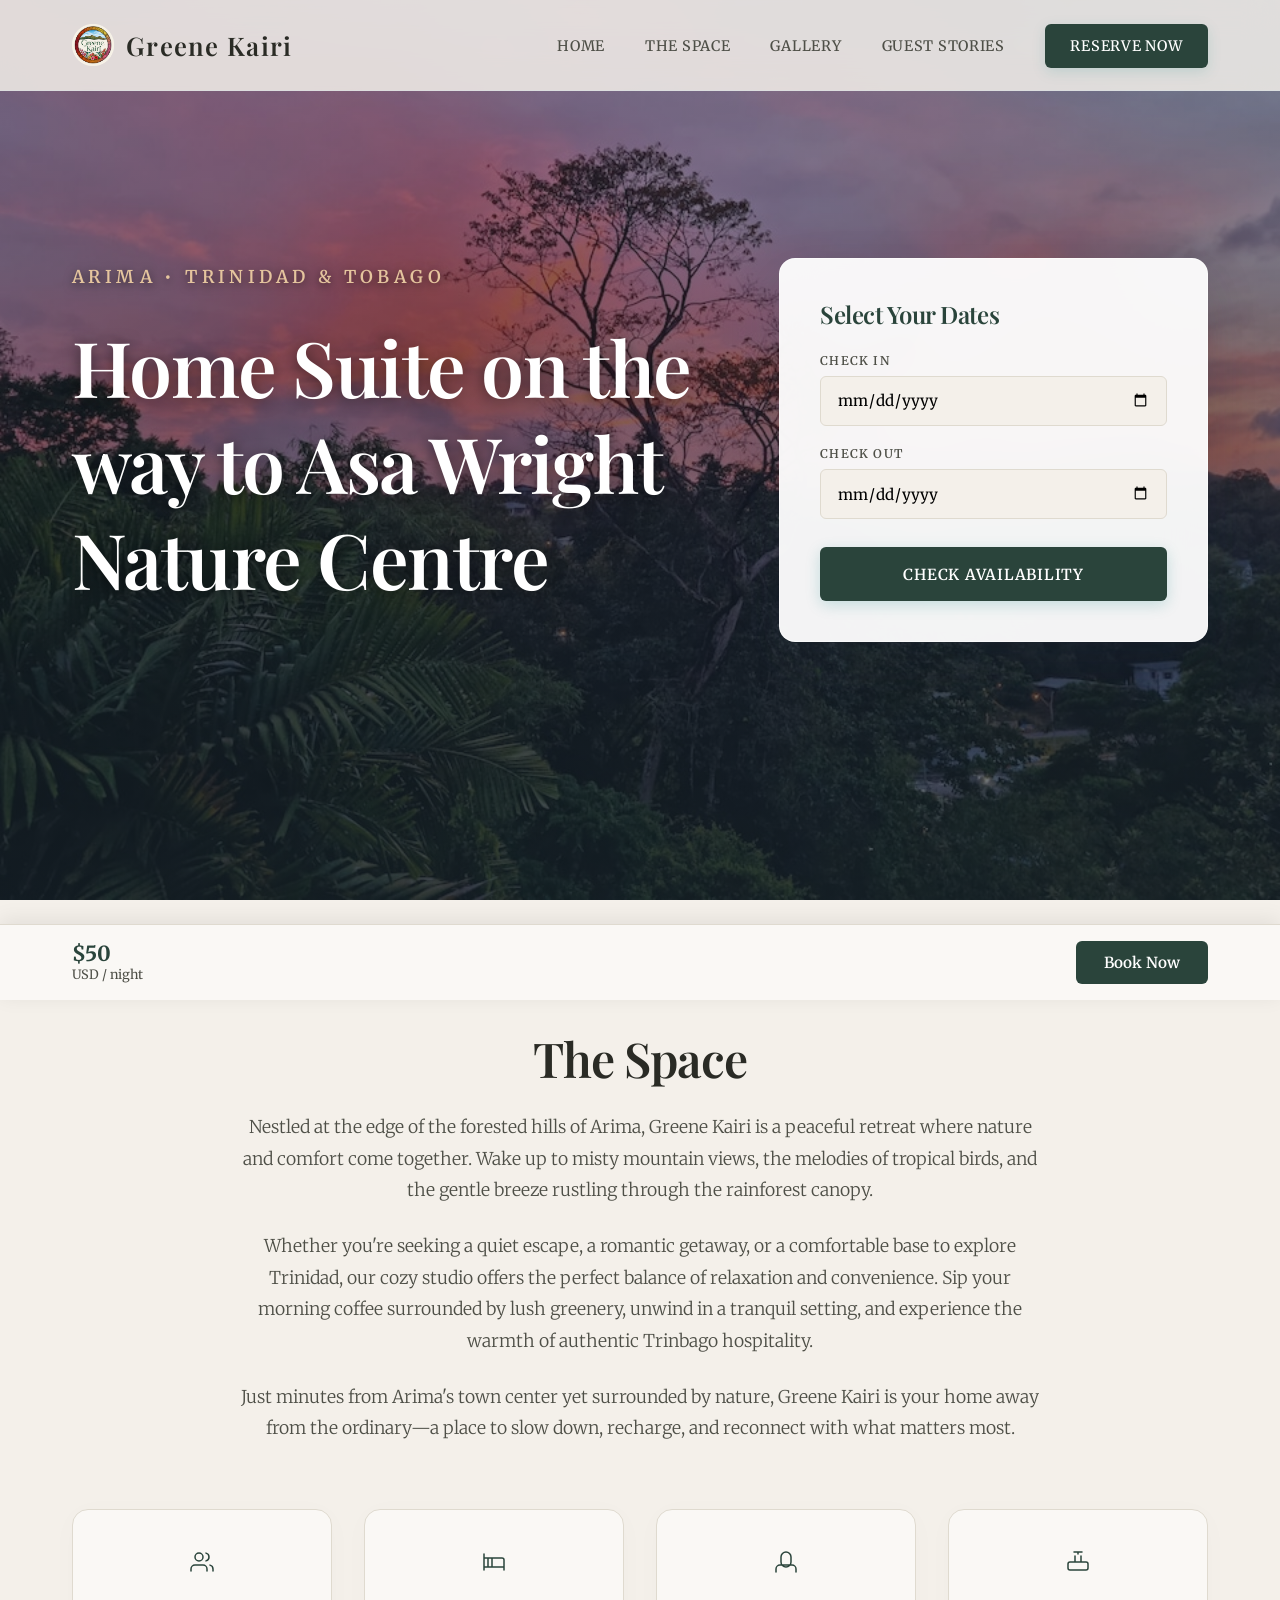
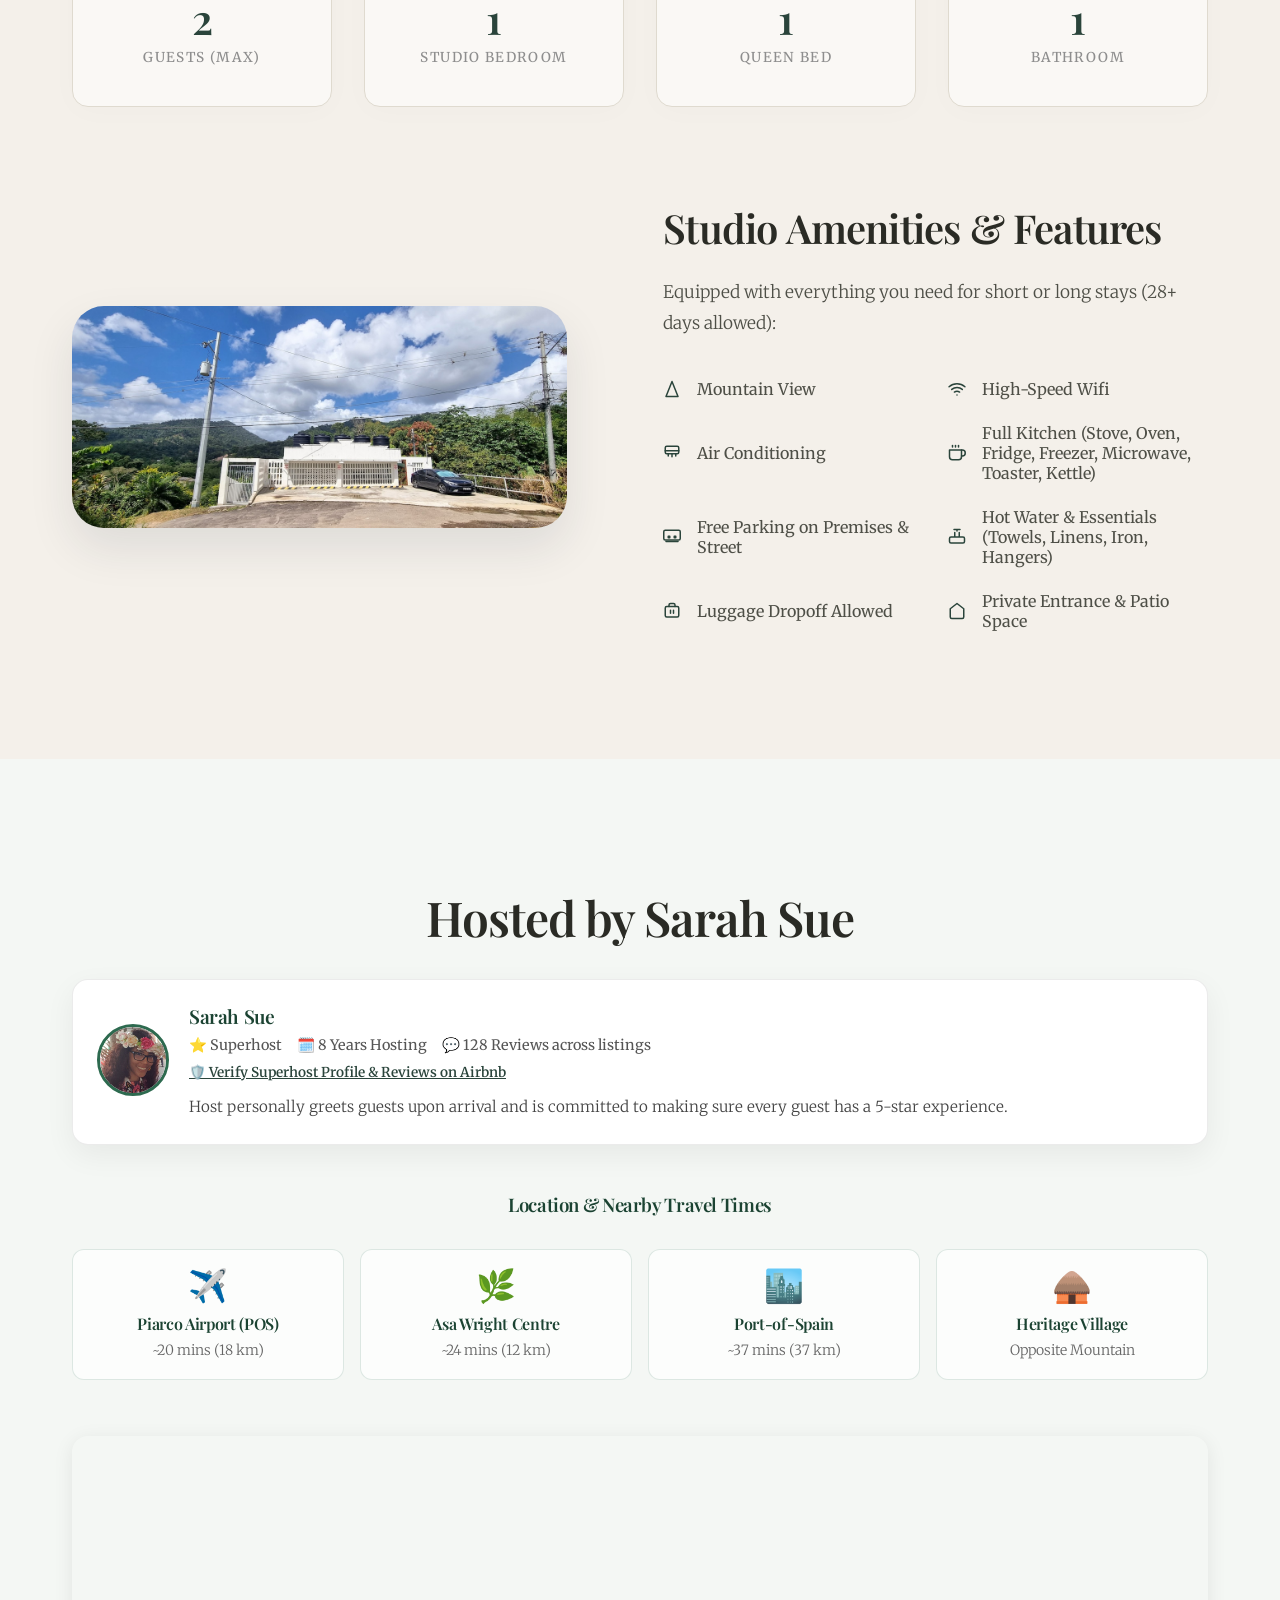
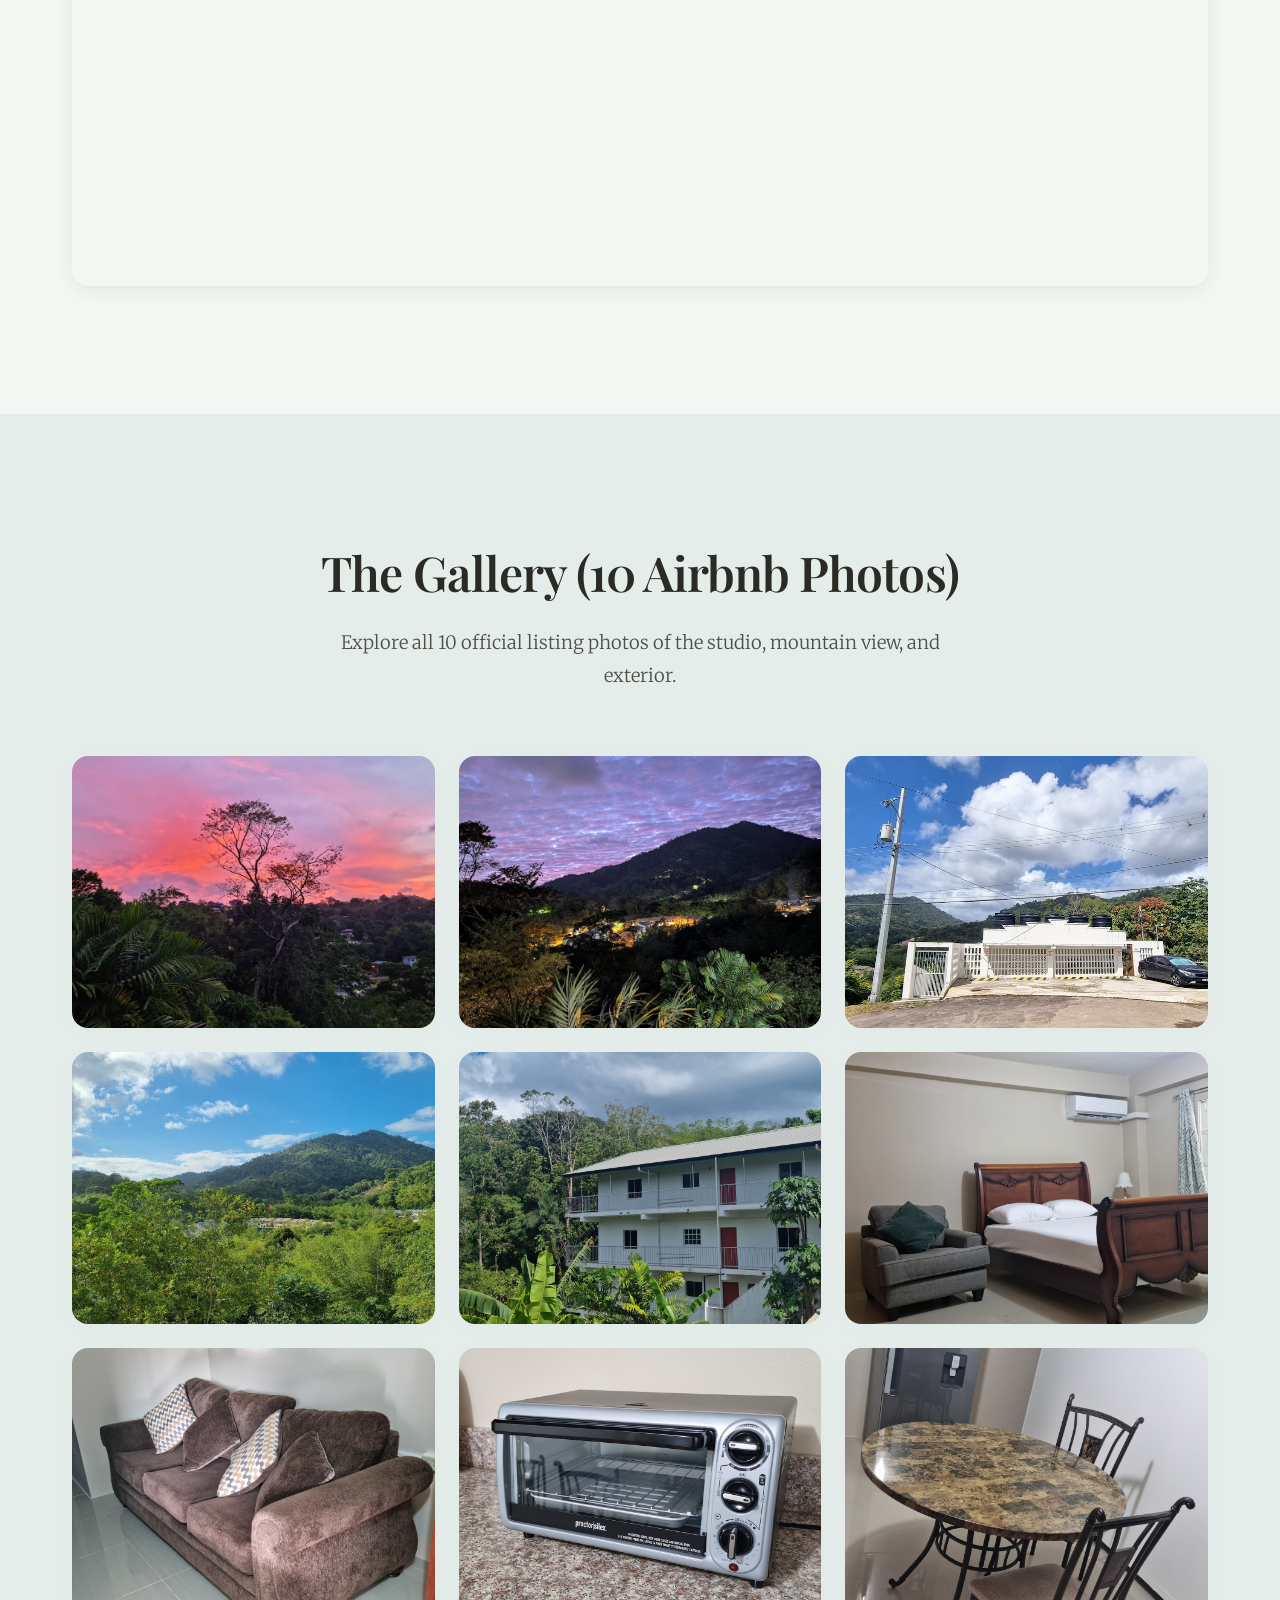
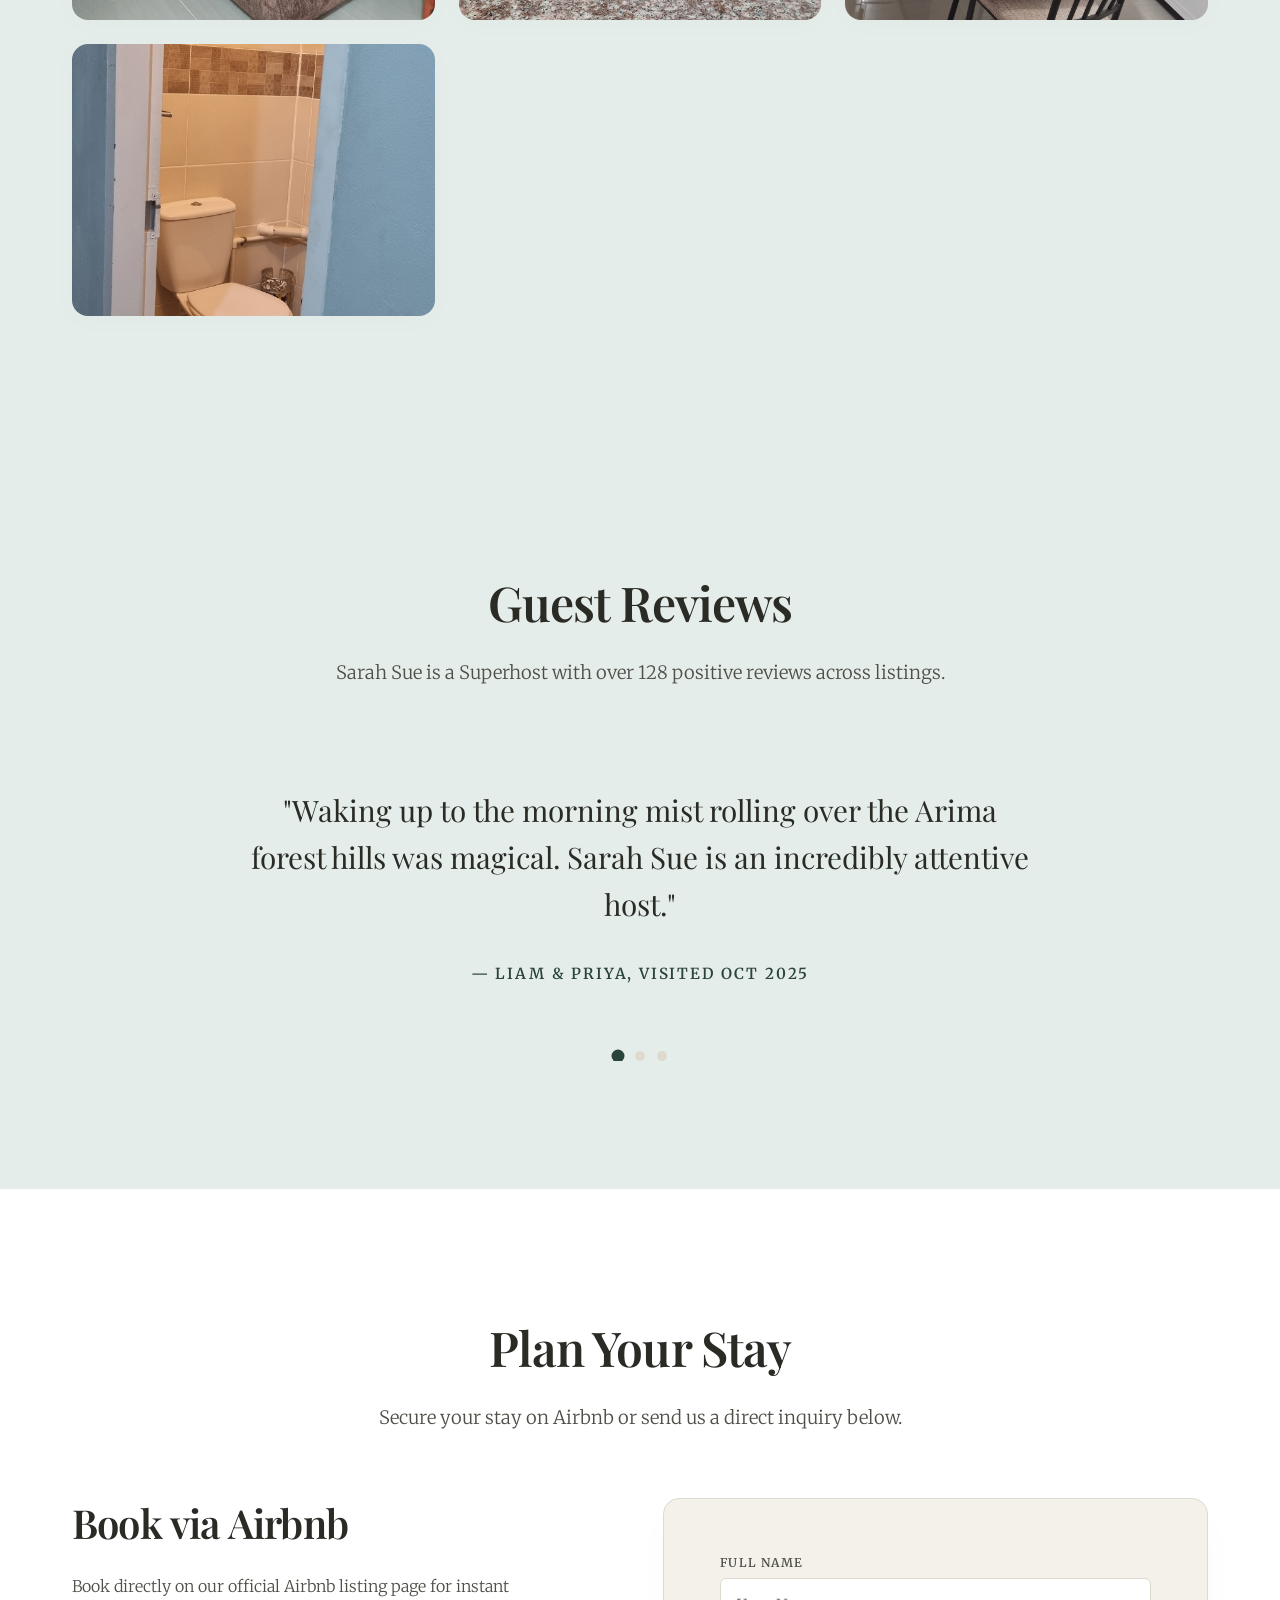
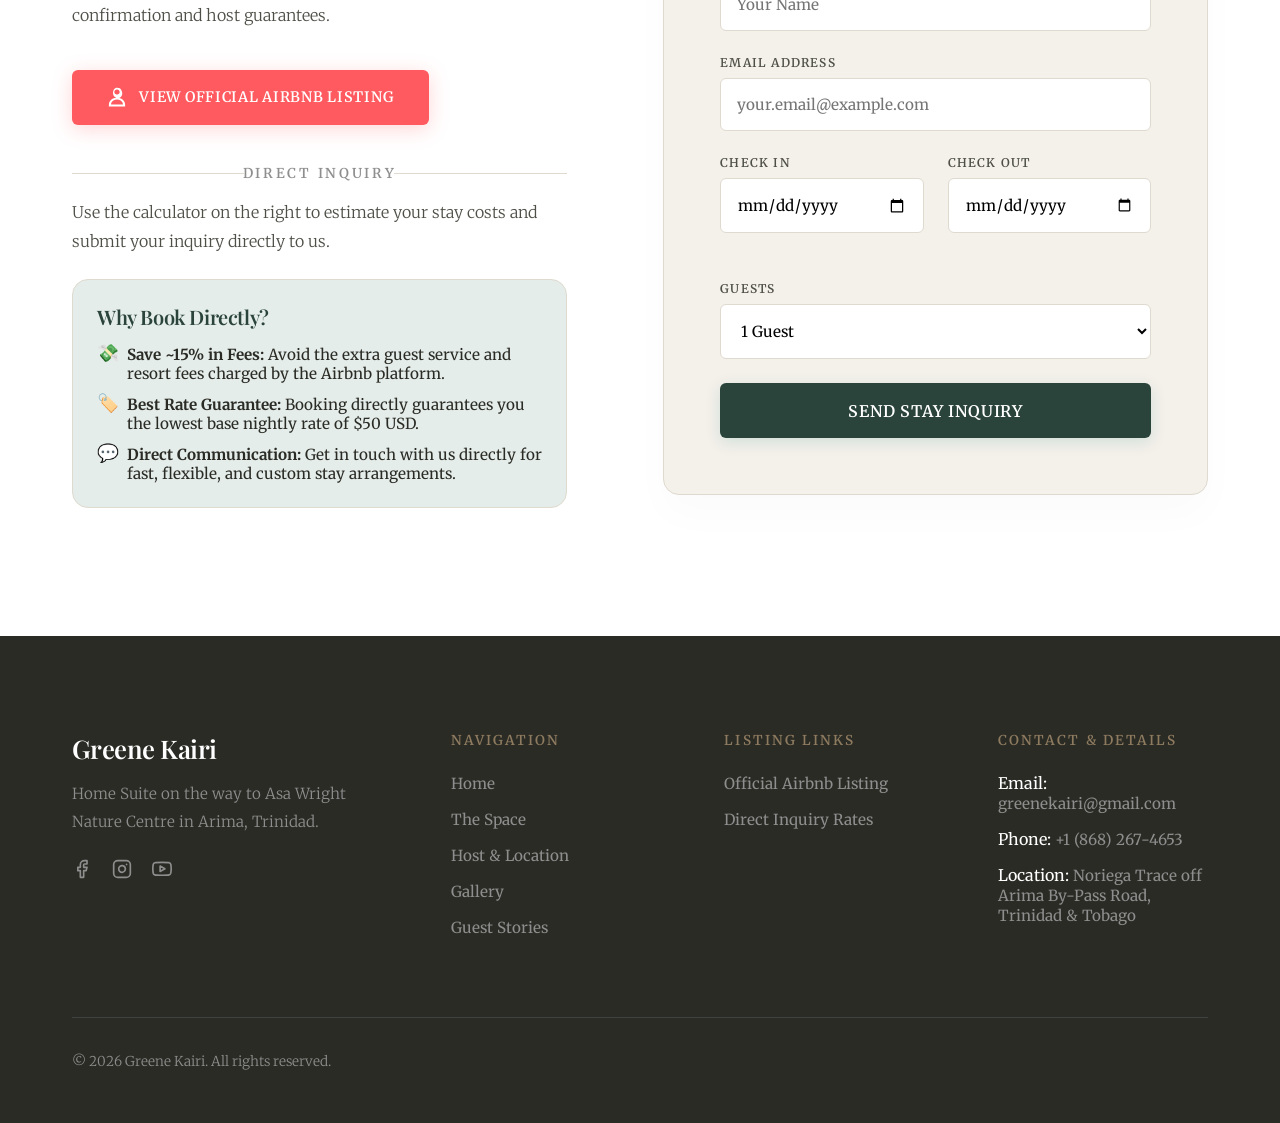
<file: index.html>
<!DOCTYPE html>
<html lang="en">
<head>
    <meta charset="UTF-8">
    <meta name="viewport" content="width=device-width, initial-scale=1.0">
    <title>Greene Kairi — Home Suite on the way to Asa Wright Nature Centre</title>
    
    <!-- Meta tags for SEO -->
    <meta name="description" content="Welcome to Greene Kairi, a peaceful mountain retreat studio in Arima, T&T. Enjoy misty forest canopy views, tropical birdsong, and comfortable amenities on the way to Asa Wright Nature Centre.">
    <meta name="keywords" content="Arima cabin rental, Greene Kairi, Arima mountain views, Asa Wright Nature Centre stay, Trinidad nature retreat, Arima Airbnb">
    <meta property="og:title" content="Greene Kairi — Mountain Retreat Studio in Arima, T&T">
    <meta property="og:description" content="A peaceful mountain retreat studio in Arima, T&T. Wake up to misty mountain views, tropical birds, and the gentle forest breeze.">
    <meta property="og:image" content="assets/view_balcony.jpg">
    
    <!-- Favicon -->
    <link rel="icon" type="image/png" href="assets/logo.png">
    
    <!-- Stylesheets -->
    <link rel="stylesheet" href="styles.css">
    <style>
        .host-badge-card {
            background: #ffffff;
            border-radius: 16px;
            padding: 24px;
            box-shadow: 0 10px 30px rgba(0,0,0,0.06);
            display: flex;
            align-items: center;
            gap: 20px;
            margin: 2rem 0;
            border: 1px solid rgba(0,0,0,0.08);
        }
        .host-avatar {
            width: 72px;
            height: 72px;
            border-radius: 50%;
            object-fit: cover;
            border: 3px solid #2d6a4f;
        }
        .host-info h4 {
            margin: 0 0 4px 0;
            font-size: 1.2rem;
            color: #1b4332;
        }
        .host-meta {
            font-size: 0.9rem;
            color: #555;
            display: flex;
            gap: 15px;
            flex-wrap: wrap;
        }
        .proximity-grid {
            display: grid;
            grid-template-columns: repeat(auto-fit, minmax(220px, 1fr));
            gap: 16px;
            margin-top: 2rem;
        }
        .proximity-card {
            background: rgba(255,255,255,0.7);
            border-radius: 12px;
            padding: 16px;
            border: 1px solid rgba(45,106,79,0.15);
            text-align: center;
        }
        .proximity-card h4 {
            margin: 8px 0 4px 0;
            color: #1b4332;
        }
        .proximity-card p {
            margin: 0;
            font-size: 0.88rem;
            color: #666;
        }
    </style>
</head>
<body>

    <!-- Header Navigation -->
    <header class="navbar" id="home">
        <div class="container">
            <a href="#home" class="nav-logo">
                <img src="assets/logo.png" alt="Greene Kairi Logo" class="nav-logo-img">
                <span>Greene Kairi</span>
            </a>
            <nav>
                <ul class="nav-links">
                    <li><a href="#home">Home</a></li>
                    <li><a href="#overview">The Space</a></li>
                    <li><a href="#gallery">Gallery</a></li>
                    <li><a href="#reviews">Guest Stories</a></li>
                    <li><a href="#book" class="btn-nav-book">Reserve Now</a></li>
                </ul>
            </nav>
            <button class="nav-toggle" aria-label="Toggle menu">
                <span></span>
                <span></span>
                <span></span>
            </button>
        </div>
    </header>

    <!-- Hero Section -->
    <section class="hero">
        <div class="hero-bg">
            <img src="assets/view_balcony.jpg" alt="Greene Kairi Balcony Sunset Mountain View">
        </div>
        <div class="hero-overlay"></div>
        <div class="container">
            <div class="hero-content">
                <p class="hero-tagline">Arima &bull; Trinidad & Tobago</p>
                <h1>Home Suite on the way to Asa Wright Nature Centre</h1>
            </div>
            
            <!-- Quick Date Selection Widget -->
            <div class="hero-widget">
                <h3>Select Your Dates</h3>
                <div class="widget-row">
                    <label for="widget-checkin">Check In</label>
                    <input type="date" id="widget-checkin" class="widget-input">
                </div>
                <div class="widget-row">
                    <label for="widget-checkout">Check Out</label>
                    <input type="date" id="widget-checkout" class="widget-input">
                </div>
                <button type="button" id="widget-btn" class="btn-widget">Check Availability</button>
            </div>
        </div>
    </section>

    <!-- Overview Section & Stats -->
    <section class="section" id="overview">
        <div class="container">
            <h2 class="section-title">The Space</h2>
            <div class="section-subtitle" style="max-width: 800px; text-align: center; margin: 0 auto 4rem auto;">
                <p style="margin-bottom: 1.5rem; font-size: 1.1rem;">Nestled at the edge of the forested hills of Arima, Greene Kairi is a peaceful retreat where nature and comfort come together. Wake up to misty mountain views, the melodies of tropical birds, and the gentle breeze rustling through the rainforest canopy.</p>
                <p style="margin-bottom: 1.5rem; font-size: 1.1rem;">Whether you're seeking a quiet escape, a romantic getaway, or a comfortable base to explore Trinidad, our cozy studio offers the perfect balance of relaxation and convenience. Sip your morning coffee surrounded by lush greenery, unwind in a tranquil setting, and experience the warmth of authentic Trinbago hospitality.</p>
                <p style="font-size: 1.1rem;">Just minutes from Arima's town center yet surrounded by nature, Greene Kairi is your home away from the ordinary—a place to slow down, recharge, and reconnect with what matters most.</p>
            </div>
            
            <div class="stats-grid">
                <div class="stat-card">
                    <div class="stat-icon">
                        <svg width="24" height="24" viewBox="0 0 24 24" fill="none" stroke="currentColor" stroke-width="1.5" stroke-linecap="round" stroke-linejoin="round"><path d="M17 21v-2a4 4 0 0 0-4-4H5a4 4 0 0 0-4 4v2"></path><circle cx="9" cy="7" r="4"></circle><path d="M23 21v-2a4 4 0 0 0-3-3.87"></path><path d="M16 3.13a4 4 0 0 1 0 7.75"></path></svg>
                    </div>
                    <div class="stat-value">2</div>
                    <div class="stat-label">GUESTS (MAX)</div>
                </div>
                <div class="stat-card">
                    <div class="stat-icon">
                        <svg width="24" height="24" viewBox="0 0 24 24" fill="none" stroke="currentColor" stroke-width="1.5" stroke-linecap="round" stroke-linejoin="round"><path d="M2 4v16M2 8h18a2 2 0 0 1 2 2v10M2 17h20M6 8v9M10 8v9"></path></svg>
                    </div>
                    <div class="stat-value">1</div>
                    <div class="stat-label">STUDIO BEDROOM</div>
                </div>
                <div class="stat-card">
                    <div class="stat-icon">
                        <svg width="24" height="24" viewBox="0 0 24 24" fill="none" stroke="currentColor" stroke-width="1.5" stroke-linecap="round" stroke-linejoin="round"><path d="M2 22v-3a4 4 0 0 1 4-4h12a4 4 0 0 1 4 4v3M12 2a5 5 0 0 1 5 5v5a5 5 0 0 1-10 0V7a5 5 0 0 1 5-5z"></path></svg>
                    </div>
                    <div class="stat-value">1</div>
                    <div class="stat-label">QUEEN BED</div>
                </div>
                <div class="stat-card">
                    <div class="stat-icon">
                        <svg width="24" height="24" viewBox="0 0 24 24" fill="none" stroke="currentColor" stroke-width="1.5" stroke-linecap="round" stroke-linejoin="round"><path d="M9 6v6m6-6v6M4 12h16c1.1 0 2 .9 2 2v4c0 1.1-.9 2-2 2H4c-1.1 0-2-.9-2-2v-4c0-1.1.9-2 2-2zM12 2v2M8 2h8"></path></svg>
                    </div>
                    <div class="stat-value">1</div>
                    <div class="stat-label">BATHROOM</div>
                </div>
            </div>

            <!-- Detailed Features -->
            <div class="feature-split">
                <div class="feature-img-wrapper">
                    <img src="assets/bed_view_1.jpg" alt="Cozy studio interior queen bed area">
                </div>
                <div class="feature-content">
                    <h3>Studio Amenities & Features</h3>
                    <p>Equipped with everything you need for short or long stays (28+ days allowed):</p>
                    
                    <div class="amenities-list">
                        <div class="amenity-item">
                            <svg width="18" height="18" viewBox="0 0 24 24" fill="none" stroke="currentColor" stroke-width="2" stroke-linecap="round" stroke-linejoin="round"><path d="M4 22L12 2l8 20H4z"></path></svg>
                            Mountain View
                        </div>
                        <div class="amenity-item">
                            <svg width="18" height="18" viewBox="0 0 24 24" fill="none" stroke="currentColor" stroke-width="2" stroke-linecap="round" stroke-linejoin="round"><path d="M5 12.55a11 11 0 0 1 14.08 0"></path><path d="M1.42 9a16 16 0 0 1 21.16 0"></path><path d="M8.53 16.11a6 6 0 0 1 6.95 0"></path><line x1="12" y1="20" x2="12.01" y2="20"></line></svg>
                            High-Speed Wifi
                        </div>
                        <div class="amenity-item">
                            <svg width="18" height="18" viewBox="0 0 24 24" fill="none" stroke="currentColor" stroke-width="2" stroke-linecap="round" stroke-linejoin="round"><rect x="3" y="3" width="18" height="10" rx="2" ry="2"></rect><path d="M7 13v3M12 13v4M17 13v3M3 9h18"></path></svg>
                            Air Conditioning
                        </div>
                        <div class="amenity-item">
                            <svg width="18" height="18" viewBox="0 0 24 24" fill="none" stroke="currentColor" stroke-width="2" stroke-linecap="round" stroke-linejoin="round"><path d="M18 8h1a4 4 0 0 1 0 8h-1"></path><path d="M2 8h16v9a4 4 0 0 1-4 4H6a4 4 0 0 1-4-4V8z"></path><line x1="6" y1="2" x2="6" y2="4"></line><line x1="10" y1="2" x2="10" y2="4"></line><line x1="14" y1="2" x2="14" y2="4"></line></svg>
                            Full Kitchen (Stove, Oven, Fridge, Freezer, Microwave, Toaster, Kettle)
                        </div>
                        <div class="amenity-item">
                            <svg width="18" height="18" viewBox="0 0 24 24" fill="none" stroke="currentColor" stroke-width="2" stroke-linecap="round" stroke-linejoin="round"><rect x="1" y="3" width="22" height="13" rx="2" ry="2"></rect><path d="M7 11h2v2H7zM15 11h2v2h-2zM4 18h16"></path></svg>
                            Free Parking on Premises & Street
                        </div>
                        <div class="amenity-item">
                            <svg width="18" height="18" viewBox="0 0 24 24" fill="none" stroke="currentColor" stroke-width="2" stroke-linecap="round" stroke-linejoin="round"><path d="M9 6v6m6-6v6M4 12h16c1.1 0 2 .9 2 2v4c0 1.1-.9 2-2 2H4c-1.1 0-2-.9-2-2v-4c0-1.1.9-2 2-2zM12 2v2M8 2h8"></path></svg>
                            Hot Water & Essentials (Towels, Linens, Iron, Hangers)
                        </div>
                        <div class="amenity-item">
                            <svg width="18" height="18" viewBox="0 0 24 24" fill="none" stroke="currentColor" stroke-width="2" stroke-linecap="round" stroke-linejoin="round"><rect x="3" y="6" width="18" height="14" rx="2" ry="2"></rect><path d="M8 6V4a2 2 0 0 1 2-2h4a2 2 0 0 1 2 2v2"></path><path d="M10 11v4M14 11v4"></path></svg>
                            Luggage Dropoff Allowed
                        </div>
                        <div class="amenity-item">
                            <svg width="18" height="18" viewBox="0 0 24 24" fill="none" stroke="currentColor" stroke-width="2" stroke-linecap="round" stroke-linejoin="round"><path d="M3 9l9-7 9 7v11a2 2 0 0 1-2 2H5a2 2 0 0 1-2-2z"></path></svg>
                            Private Entrance & Patio Space
                        </div>
                    </div>
                </div>
            </div>
        </div>
    </section>

    <!-- Host & Proximity Section -->
    <section class="section" id="host" style="background-color: #f4f7f4;">
        <div class="container">
            <h2 class="section-title">Hosted by Sarah Sue</h2>
            <div class="host-badge-card">
                <a href="https://www.airbnb.com/users/profile/1463080214701010216" target="_blank" rel="noopener noreferrer" style="display: block; flex-shrink: 0;">
                    <img src="assets/host_avatar.jpg" alt="Sarah Sue Superhost Avatar" class="host-avatar">
                </a>
                <div class="host-info">
                    <h4 style="margin: 0 0 0.5rem 0; font-size: 1.2rem; font-family: var(--font-display);">Sarah Sue</h4>
                    <div class="host-meta">
                        <span>⭐ Superhost</span>
                        <span>🗓️ 8 Years Hosting</span>
                        <span>💬 128 Reviews across listings</span>
                    </div>
                    <a href="https://www.airbnb.com/users/profile/1463080214701010216" target="_blank" rel="noopener noreferrer" class="verified-badge-link" style="display: inline-flex; align-items: center; gap: 6px; margin-top: 10px; font-size: 0.85rem; color: var(--accent); text-decoration: underline; font-weight: 600;">
                        🛡️ Verify Superhost Profile & Reviews on Airbnb
                    </a>
                    <p style="margin-top: 12px; font-size: 0.95rem; color: #444;">Host personally greets guests upon arrival and is committed to making sure every guest has a 5-star experience.</p>
                </div>
            </div>

            <h3 style="text-align: center; margin-top: 3rem; color: #1b4332;">Location & Nearby Travel Times</h3>
            <div class="proximity-grid">
                <div class="proximity-card">
                    <div style="font-size: 2rem;">✈️</div>
                    <h4>Piarco Airport (POS)</h4>
                    <p>~20 mins (18 km)</p>
                </div>
                <div class="proximity-card">
                    <div style="font-size: 2rem;">🌿</div>
                    <h4>Asa Wright Centre</h4>
                    <p>~24 mins (12 km)</p>
                </div>
                <div class="proximity-card">
                    <div style="font-size: 2rem;">🏙️</div>
                    <h4>Port-of-Spain</h4>
                    <p>~37 mins (37 km)</p>
                </div>
                <div class="proximity-card">
                    <div style="font-size: 2rem;">🛖</div>
                    <h4>Heritage Village</h4>
                    <p>Opposite Mountain</p>
                </div>
            </div>

            <!-- Google Maps Embed -->
            <div class="location-map" style="margin-top: 3.5rem; width: 100%;">
                <iframe 
                    src="https://maps.google.com/maps?q=Greene%20Kairi%2C%20Arima%2C%20Trinidad%20%26%20Tobago&t=&z=15&ie=UTF8&iwloc=&output=embed" 
                    width="100%" 
                    height="450" 
                    style="border: 0; border-radius: var(--radius-md, 16px); box-shadow: 0 4px 20px rgba(0, 0, 0, 0.08); display: block;" 
                    allowfullscreen="" 
                    loading="lazy" 
                    referrerpolicy="no-referrer-when-downgrade">
                </iframe>
            </div>
        </div>
    </section>

    <!-- Gallery Section (Full 10 Listing Photos) -->
    <section class="section" id="gallery" style="background-color: var(--accent-light);">
        <div class="container">
            <h2 class="section-title">The Gallery (10 Airbnb Photos)</h2>
            <p class="section-subtitle">Explore all 10 official listing photos of the studio, mountain view, and exterior.</p>
            
            <div class="gallery-grid">
                <div class="gallery-item" data-src="assets/view_balcony.jpg">
                    <img src="assets/view_balcony.jpg" alt="Main Exterior / Balcony View at Sunset">
                    <div class="gallery-overlay">
                        <span class="gallery-title">Balcony & Sunset View</span>
                        <span class="gallery-subtitle">Mountain view from the deck</span>
                    </div>
                </div>

                <div class="gallery-item" data-src="assets/building_exterior.jpg">
                    <img src="assets/building_exterior.jpg" alt="Road / Building Exterior View">
                    <div class="gallery-overlay">
                        <span class="gallery-title">Building Exterior</span>
                        <span class="gallery-subtitle">5-storey hill setting in Arima</span>
                    </div>
                </div>

                <div class="gallery-item" data-src="assets/bed_view_1.jpg">
                    <img src="assets/bed_view_1.jpg" alt="Studio Interior Bedroom View 1">
                    <div class="gallery-overlay">
                        <span class="gallery-title">Studio Bedroom</span>
                        <span class="gallery-subtitle">Cozy queen bed & AC</span>
                    </div>
                </div>

                <div class="gallery-item" data-src="assets/living_space.jpg">
                    <img src="assets/living_space.jpg" alt="Studio Interior Bedroom View 2">
                    <div class="gallery-overlay">
                        <span class="gallery-title">Living Space</span>
                        <span class="gallery-subtitle">Relaxing atmosphere</span>
                    </div>
                </div>

                <div class="gallery-item" data-src="assets/kitchen.jpg">
                    <img src="assets/kitchen.jpg" alt="Kitchen & Living Area">
                    <div class="gallery-overlay">
                        <span class="gallery-title">Kitchen & Dining</span>
                        <span class="gallery-subtitle">Fully equipped for cooking</span>
                    </div>
                </div>

                <div class="gallery-item" data-src="assets/bed_detail.jpg">
                    <img src="assets/bed_detail.jpg" alt="Queen Bed Setup Detail">
                    <div class="gallery-overlay">
                        <span class="gallery-title">Queen Bed</span>
                        <span class="gallery-subtitle">Comfortable bedding</span>
                    </div>
                </div>

                <div class="gallery-item" data-src="assets/interior_4.jpg">
                    <img src="assets/interior_4.jpg" alt="Interior View 4">
                    <div class="gallery-overlay">
                        <span class="gallery-title">Studio Suite</span>
                        <span class="gallery-subtitle">Clean & spacious layout</span>
                    </div>
                </div>

                <div class="gallery-item" data-src="assets/interior_5.jpg">
                    <img src="assets/interior_5.jpg" alt="Interior View 5">
                    <div class="gallery-overlay">
                        <span class="gallery-title">Dining Area</span>
                        <span class="gallery-subtitle">Table and chairs</span>
                    </div>
                </div>

                <div class="gallery-item" data-src="assets/interior_6.jpg">
                    <img src="assets/interior_6.jpg" alt="Interior View 6">
                    <div class="gallery-overlay">
                        <span class="gallery-title">Kitchen Corner</span>
                        <span class="gallery-subtitle">Stove, microwave & fridge</span>
                    </div>
                </div>

                <div class="gallery-item" data-src="assets/bathroom.jpg">
                    <img src="assets/bathroom.jpg" alt="Bathroom View">
                    <div class="gallery-overlay">
                        <span class="gallery-title">Full Bathroom</span>
                        <span class="gallery-subtitle">Hot shower & essentials</span>
                    </div>
                </div>
            </div>
        </div>
    </section>

    <!-- Lightbox Modal Container -->
    <div class="lightbox">
        <div class="lightbox-content">
            <button class="lightbox-close" aria-label="Close lightbox">&times;</button>
            <button class="lightbox-nav lightbox-prev" aria-label="Previous image">&#8249;</button>
            <img class="lightbox-img" src="data:image/svg+xml,%3Csvg xmlns='http://www.w3.org/2000/svg' viewBox='0 0 1 1'%3E%3C/svg%3E" alt="Zoomed view">
            <button class="lightbox-nav lightbox-next" aria-label="Next image">&#8250;</button>
            <div class="lightbox-caption"></div>
        </div>
    </div>

    <!-- Testimonials Section -->
    <section class="section testimonials" id="reviews">
        <div class="container">
            <h2 class="section-title">Guest Reviews</h2>
            <p class="section-subtitle">Sarah Sue is a Superhost with over 128 positive reviews across listings.</p>
            
            <div class="slider-container">
                <div class="slider-track">
                    <div class="slide">
                        <p class="slide-quote">"Waking up to the morning mist rolling over the Arima forest hills was magical. Sarah Sue is an incredibly attentive host."</p>
                        <p class="slide-author">— Liam & Priya, Visited Oct 2025</p>
                    </div>
                    <div class="slide">
                        <p class="slide-quote">"A peaceful paradise. Absolute quiet, convenient for visiting Asa Wright Nature Centre, and very comfortable studio."</p>
                        <p class="slide-author">— Mark S., Visited Jan 2026</p>
                    </div>
                    <div class="slide">
                        <p class="slide-quote">"Super cozy apartment, clean, great air conditioning, and Sarah Sue was warm and welcoming during check-in!"</p>
                        <p class="slide-author">— Jessica T., Visited Dec 2025</p>
                    </div>
                </div>
                <div class="slider-dots"></div>
            </div>
        </div>
    </section>

    <!-- Booking / Direct Reservation Inquiry -->
    <section class="section booking-section" id="book">
        <div class="container">
            <h2 class="section-title">Plan Your Stay</h2>
            <p class="section-subtitle">Secure your stay on Airbnb or send us a direct inquiry below.</p>
            
            <div class="booking-split">
                <div class="booking-info">
                    <h3>Book via Airbnb</h3>
                    <p>Book directly on our official Airbnb listing page for instant confirmation and host guarantees.</p>
                    
                    <a href="https://www.airbnb.com/h/greene-kairi-studio" target="_blank" rel="noopener noreferrer" class="btn-external-airbnb">
                        <svg width="20" height="20" viewBox="0 0 32 32" fill="currentColor"><path d="M16 1c-2.007 0-3.727 1.013-4.787 2.547-1.12 1.62-1.667 3.653-1.667 5.76 0 3.733 2.133 6.947 5.253 8.307.72.32 1.507.493 2.32.507.36.007.707 0 1.053-.053.8-.12 1.573-.387 2.293-.773 2.373-1.28 3.96-3.84 3.96-6.72 0-2.12-.547-4.14-1.667-5.76C21.727 2.013 20.007 1 16 1zm0 3c2.72 0 3.987 1.733 4.227 3.52.12.893-.053 1.84-.52 2.667-.627 1.107-1.787 1.813-3.053 1.813h-1.307c-1.267 0-2.427-.707-3.053-1.813-.467-.827-.64-1.773-.52-2.667.24-1.787 1.507-3.52 4.227-3.52zm0 13c-2.587 0-5.027.693-7.147 1.907C5.547 20.76 3 24.32 3 28.32V31h26v-2.68c0-4-2.547-7.56-5.853-9.413C21.027 17.693 18.587 17 16 17zm0 3c2.08 0 4.027.533 5.76 1.48 2.32 1.28 3.76 3.68 3.76 6.333V28H6.48v-.187c0-2.653 1.44-5.053 3.76-6.333 1.733-.947 3.68-1.48 5.76-1.48z"/></svg>
                        View Official Airbnb Listing
                    </a>
                    
                    <div class="divider-text" style="margin: 2.5rem 0 1rem 0;">Direct Inquiry</div>
                    
                    <p style="margin-bottom: 1.5rem;">Use the calculator on the right to estimate your stay costs and submit your inquiry directly to us.</p>

                    <div class="direct-booking-benefits" style="margin-top: 1.5rem; background-color: var(--accent-light); padding: 1.5rem; border-radius: var(--radius-md, 16px); border: 1px solid var(--border);">
                        <h4 style="color: var(--accent); margin-bottom: 1rem; font-family: var(--font-display); font-size: 1.25rem;">Why Book Directly?</h4>
                        <ul style="list-style: none; padding: 0; margin: 0; display: flex; flex-direction: column; gap: 0.75rem; font-size: 0.95rem;">
                            <li style="display: flex; gap: 0.5rem; align-items: flex-start;">
                                <span style="font-size: 1.1rem; line-height: 1;">💸</span>
                                <span><strong>Save ~15% in Fees:</strong> Avoid the extra guest service and resort fees charged by the Airbnb platform.</span>
                            </li>
                            <li style="display: flex; gap: 0.5rem; align-items: flex-start;">
                                <span style="font-size: 1.1rem; line-height: 1;">🏷️</span>
                                <span><strong>Best Rate Guarantee:</strong> Booking directly guarantees you the lowest base nightly rate of $50 USD.</span>
                            </li>
                            <li style="display: flex; gap: 0.5rem; align-items: flex-start;">
                                <span style="font-size: 1.1rem; line-height: 1;">💬</span>
                                <span><strong>Direct Communication:</strong> Get in touch with us directly for fast, flexible, and custom stay arrangements.</span>
                            </li>
                        </ul>
                    </div>
                </div>
                
                <!-- Inquiry Form -->
                <div class="booking-form-card">
                    <form id="booking-inquiry-form">
                        <div class="form-group">
                            <label for="name">Full Name</label>
                            <input type="text" id="name" class="form-input" placeholder="Your Name" required>
                        </div>
                        
                        <div class="form-group">
                            <label for="email">Email Address</label>
                            <input type="email" id="email" class="form-input" placeholder="your.email@example.com" required>
                        </div>
                        
                        <div class="form-group-row">
                            <div class="form-group">
                                <label for="checkin">Check In</label>
                                <input type="date" id="checkin" class="form-input" required>
                            </div>
                            
                            <div class="form-group">
                                <label for="checkout">Check Out</label>
                                <input type="date" id="checkout" class="form-input" required>
                            </div>
                        </div>
                        
                        <div class="form-group">
                            <label for="guests">Guests</label>
                            <select id="guests" class="form-input">
                                <option value="1">1 Guest</option>
                                <option value="2">2 Guests (Max)</option>
                            </select>
                        </div>

                        <!-- Dynamic Estimation Preview -->
                        <div id="pricing-preview" class="pricing-preview">
                            <div class="price-row">
                                <span>$<span id="night-rate">50</span> x <span id="night-qty">0</span> nights</span>
                                <span id="subtotal-val">$0</span>
                            </div>
                            <div class="price-row">
                                <span>Cleaning fee</span>
                                <span id="cleaning-val">$30</span>
                            </div>
                            <div class="price-row total">
                                <span>Total Estimate</span>
                                <span id="total-val">$0</span>
                            </div>
                        </div>
                        
                        <button type="submit" class="btn-submit">Send Stay Inquiry</button>
                        <div id="form-status" class="form-status"></div>
                    </form>
                </div>
            </div>
        </div>
    </section>

    <!-- Footer -->
    <footer class="footer">
        <div class="container">
            <div class="footer-grid">
                <div class="footer-brand">
                    <h4>Greene Kairi</h4>
                    <p>Home Suite on the way to Asa Wright Nature Centre in Arima, Trinidad.</p>
                    <div class="footer-socials">
                        <a href="https://www.facebook.com/greenekairi" target="_blank" rel="noopener noreferrer" aria-label="Facebook">
                            <svg width="20" height="20" viewBox="0 0 24 24" fill="none" stroke="currentColor" stroke-width="2" stroke-linecap="round" stroke-linejoin="round"><path d="M18 2h-3a5 5 0 0 0-5 5v3H7v4h3v8h4v-8h3l1-4h-4V7a1 1 0 0 1 1-1h3z"></path></svg>
                        </a>
                        <a href="https://www.instagram.com/greenekairi_airbnb/" target="_blank" rel="noopener noreferrer" aria-label="Instagram">
                            <svg width="20" height="20" viewBox="0 0 24 24" fill="none" stroke="currentColor" stroke-width="2" stroke-linecap="round" stroke-linejoin="round"><rect x="2" y="2" width="20" height="20" rx="5" ry="5"></rect><path d="M16 11.37A4 4 0 1 1 12.63 8 4 4 0 0 1 16 11.37z"></path><line x1="17.5" y1="6.5" x2="17.51" y2="6.5"></line></svg>
                        </a>
                        <a href="https://www.youtube.com/@GreeneKairi" target="_blank" rel="noopener noreferrer" aria-label="YouTube">
                            <svg width="20" height="20" viewBox="0 0 24 24" fill="none" stroke="currentColor" stroke-width="2" stroke-linecap="round" stroke-linejoin="round"><path d="M22.54 6.42a2.78 2.78 0 0 0-1.94-2C18.88 4 12 4 12 4s-6.88 0-8.6.46a2.78 2.78 0 0 0-1.94 2A29 29 0 0 0 1 11.75a29 29 0 0 0 .46 5.33A2.78 2.78 0 0 0 3.4 19c1.72.46 8.6.46 8.6.46s6.88 0 8.6-.46a2.78 2.78 0 0 0 1.94-2 29 29 0 0 0 .46-5.25 29 29 0 0 0-.46-5.33z"></path><polygon points="9.75 15.02 15.5 11.75 9.75 8.48 9.75 15.02"></polygon></svg>
                        </a>
                    </div>
                </div>
                <div class="footer-col">
                    <h5>Navigation</h5>
                    <ul>
                        <li><a href="#home">Home</a></li>
                        <li><a href="#overview">The Space</a></li>
                        <li><a href="#host">Host & Location</a></li>
                        <li><a href="#gallery">Gallery</a></li>
                        <li><a href="#reviews">Guest Stories</a></li>
                    </ul>
                </div>
                <div class="footer-col">
                    <h5>Listing Links</h5>
                    <ul>
                        <li><a href="https://www.airbnb.com/h/greene-kairi-studio" target="_blank" rel="noopener noreferrer">Official Airbnb Listing</a></li>
                        <li><a href="#book">Direct Inquiry Rates</a></li>
                    </ul>
                </div>
                <div class="footer-col">
                    <h5>Contact & Details</h5>
                    <ul>
                        <li>Email: <a href="mailto:greenekairi@gmail.com">greenekairi@gmail.com</a></li>
                        <li>Phone: <a href="tel:+18682674653">+1 (868) 267-4653</a></li>
                        <li>Location: <a href="https://maps.app.goo.gl/kgysCt4fKAt28tsB9" target="_blank" rel="noopener noreferrer">Noriega Trace off Arima By-Pass Road, Trinidad & Tobago</a></li>
                    </ul>
                </div>
            </div>
            
            <div class="footer-bottom">
                <p>&copy; 2026 Greene Kairi. All rights reserved.</p>
            </div>
        </div>
    </footer>

    <!-- Sticky Booking Bar -->
    <div id="sticky-booking-bar" class="sticky-booking-bar">
        <div class="container sticky-container">
            <div class="sticky-price-info">
                <span class="price-amount">$50</span>
                <span class="price-unit">USD / night</span>
            </div>
            <a href="#book" class="btn-sticky-book">Book Now</a>
        </div>
    </div>

    <!-- Scripts -->
    <script src="app.js"></script>
</body>
</html>
</file>
<file: styles.css>
@import url('https://fonts.googleapis.com/css2?family=Merriweather:wght@300;400&family=Playfair+Display:ital,wght@0,400;0,600;1,400&display=swap');

:root {
    /* Original Cozy Woodland Cabin Theme variables */
    --bg-main: #f4f0ea;
    --bg-card: #faf8f5;
    --bg-navbar: rgba(244, 240, 234, 0.85);
    --text-primary: #2a2b25;
    --text-secondary: #4e4f47;
    --text-light: #8e8e8e;
    
    /* Forest Palette */
    --accent: #2a443b;          /* Forest Green */
    --accent-hover: #1f332c;    /* Dark Forest Green */
    --accent-light: #e5edea;    /* Soft Green */
    --ocean-blue: #2a443b;      /* Keep consistent with forest theme */
    --sandy-gold: #8d7a5f;      /* Woodland Gold */
    
    --border: #dfdacf;
    --border-focus: #2a443b;
    --error: #b85c5c;
    --success: #5c9970;

    /* Typography */
    --font-sans: 'Merriweather', Georgia, serif;
    --font-display: 'Playfair Display', serif;

    /* Spacing & Borders */
    --radius-sm: 6px;
    --radius-md: 16px;
    --radius-lg: 32px;
    --transition-smooth: all 0.4s cubic-bezier(0.16, 1, 0.3, 1);
    --transition-fast: all 0.2s ease;

    /* Shadows */
    --shadow-subtle: 0 4px 30px rgba(0, 0, 0, 0.02);
    --shadow-medium: 0 16px 40px rgba(42, 68, 59, 0.06);
    --shadow-glass: 0 8px 32px 0 rgba(0, 0, 0, 0.03);
}

/* Reset & Base Styles */
* {
    box-sizing: border-box;
    margin: 0;
    padding: 0;
}

html {
    scroll-behavior: smooth;
    font-size: 16px;
    background-color: var(--bg-main);
    color: var(--text-primary);
    font-family: var(--font-sans);
    -webkit-font-smoothing: antialiased;
}

body {
    overflow-x: hidden;
}

/* Scrollbar Customization */
::-webkit-scrollbar {
    width: 8px;
}
::-webkit-scrollbar-track {
    background: var(--bg-main);
}
::-webkit-scrollbar-thumb {
    background: var(--border);
    border-radius: var(--radius-sm);
}
::-webkit-scrollbar-thumb:hover {
    background: var(--text-light);
}

/* Typography elements */
h1, h2, h3, h4 {
    font-family: var(--font-display);
    font-weight: 600;
    letter-spacing: -0.02em;
    line-height: 1.25;
}

p {
    font-weight: 300;
    line-height: 1.8;
    color: var(--text-secondary);
}

a {
    text-decoration: none;
    color: inherit;
    transition: var(--transition-fast);
}

/* Base Layout Containers */
.container {
    max-width: 1200px;
    margin: 0 auto;
    padding: 0 2rem;
    width: 100%;
}

.section {
    padding: 8rem 0;
}

.section-title {
    font-size: 3rem;
    margin-bottom: 1.5rem;
    text-align: center;
    position: relative;
    color: var(--text-primary);
}

.section-subtitle {
    text-align: center;
    max-width: 650px;
    margin: 0 auto 4rem auto;
    font-size: 1.15rem;
    color: var(--text-secondary);
}

/* Header & Navigation */
.navbar {
    position: fixed;
    top: 0;
    left: 0;
    right: 0;
    z-index: 1000;
    background-color: var(--bg-navbar);
    backdrop-filter: blur(16px);
    -webkit-backdrop-filter: blur(16px);
    border-bottom: 1px solid rgba(212, 224, 230, 0.4);
    transition: var(--transition-smooth);
}

.navbar.scrolled {
    padding: 0.5rem 0;
    box-shadow: var(--shadow-subtle);
    background-color: rgba(245, 248, 248, 0.95);
}

.navbar .container {
    display: flex;
    justify-content: space-between;
    align-items: center;
    height: 90px;
    transition: var(--transition-smooth);
}

.navbar.scrolled .container {
    height: 70px;
}

.nav-logo {
    display: flex;
    align-items: center;
    gap: 0.75rem;
    font-family: var(--font-display);
    font-size: 1.6rem;
    font-weight: 600;
    letter-spacing: 0.05em;
    color: var(--text-primary);
}

.nav-logo-img {
    height: 42px;
    width: auto;
    object-fit: contain;
}

.nav-links {
    display: flex;
    gap: 2.5rem;
    list-style: none;
    align-items: center;
}

.nav-links a {
    font-size: 0.9rem;
    font-weight: 500;
    letter-spacing: 0.05em;
    text-transform: uppercase;
    color: var(--text-secondary);
    position: relative;
    padding: 0.5rem 0;
}

.nav-links a::after {
    content: '';
    position: absolute;
    bottom: 0;
    left: 0;
    width: 0;
    height: 2px;
    background-color: var(--accent);
    transition: var(--transition-smooth);
}

.nav-links a:hover {
    color: var(--text-primary);
}

.nav-links a:hover::after {
    width: 100%;
}

.btn-nav-book {
    background-color: var(--accent);
    color: #ffffff !important;
    padding: 0.8rem 1.6rem !important;
    border-radius: var(--radius-sm);
    font-weight: 500 !important;
    transition: var(--transition-smooth) !important;
    box-shadow: 0 4px 14px rgba(0, 128, 128, 0.15);
}

.btn-nav-book::after {
    display: none !important;
}

.btn-nav-book:hover {
    background-color: var(--accent-hover);
    transform: translateY(-2px);
    box-shadow: 0 6px 20px rgba(0, 128, 128, 0.25);
}

/* Mobile Nav Toggle */
.nav-toggle {
    display: none;
    background: none;
    border: none;
    cursor: pointer;
    padding: 0.5rem;
}

.nav-toggle span {
    display: block;
    width: 25px;
    height: 2px;
    background-color: var(--text-primary);
    margin: 6px 0;
    transition: var(--transition-smooth);
}

/* Hero Section */
.hero {
    position: relative;
    height: 100vh;
    min-height: 750px;
    display: flex;
    align-items: center;
    overflow: hidden;
}

.hero-bg {
    position: absolute;
    top: 0;
    left: 0;
    width: 100%;
    height: 100%;
    z-index: 1;
}

.hero-bg img {
    width: 100%;
    height: 100%;
    object-fit: cover;
    filter: brightness(0.85);
    transition: transform 12s ease-out;
}

.hero:hover .hero-bg img {
    transform: scale(1.04);
}

.hero-overlay {
    position: absolute;
    top: 0;
    left: 0;
    width: 100%;
    height: 100%;
    background: linear-gradient(to bottom, rgba(28, 43, 54, 0.3) 0%, rgba(28, 43, 54, 0.6) 100%);
    z-index: 2;
}

.hero .container {
    position: relative;
    z-index: 3;
    color: #ffffff;
    display: grid;
    grid-template-columns: 1.2fr 0.8fr;
    gap: 4rem;
    align-items: center;
}

.hero-content {
    opacity: 0;
    transform: translateY(30px);
    animation: fadeInUp 1.2s forwards cubic-bezier(0.16, 1, 0.3, 1);
}

.hero-tagline {
    font-family: var(--font-sans);
    font-size: 1.1rem;
    text-transform: uppercase;
    letter-spacing: 0.25em;
    margin-bottom: 1.5rem;
    color: #e5c59e;
    font-weight: 600;
    text-shadow: 0 2px 10px rgba(0, 0, 0, 0.6);
}

.hero h1 {
    font-size: 4.8rem;
    margin-bottom: 2rem;
    color: #ffffff;
    font-weight: 600;
    text-shadow: 0 2px 15px rgba(0, 0, 0, 0.5);
}

/* Hero Quick Availability Widget */
.hero-widget {
    background: rgba(255, 255, 255, 0.95);
    backdrop-filter: blur(24px);
    -webkit-backdrop-filter: blur(24px);
    border: 1px solid rgba(255, 255, 255, 0.6);
    padding: 2.5rem;
    border-radius: var(--radius-md);
    box-shadow: 0 20px 50px rgba(28, 43, 54, 0.15);
    color: var(--text-primary);
    opacity: 0;
    transform: translateY(30px);
    animation: fadeInUp 1.2s 0.2s forwards cubic-bezier(0.16, 1, 0.3, 1);
}

.hero-widget h3 {
    font-size: 1.5rem;
    margin-bottom: 1.5rem;
    font-weight: 600;
    color: var(--ocean-blue);
}

.widget-row {
    margin-bottom: 1.25rem;
}

.widget-row label {
    display: block;
    font-size: 0.75rem;
    text-transform: uppercase;
    letter-spacing: 0.1em;
    color: var(--text-secondary);
    margin-bottom: 0.5rem;
    font-weight: 600;
}

.widget-input {
    width: 100%;
    padding: 0.85rem 1rem;
    border: 1px solid var(--border);
    background-color: var(--bg-main);
    border-radius: var(--radius-sm);
    font-family: var(--font-sans);
    font-size: 0.95rem;
    outline: none;
    transition: var(--transition-fast);
}

.widget-input:focus {
    border-color: var(--border-focus);
    background-color: #ffffff;
}

.btn-widget {
    width: 100%;
    padding: 1.1rem;
    background-color: var(--accent);
    color: #ffffff;
    border: none;
    border-radius: var(--radius-sm);
    font-family: var(--font-sans);
    font-size: 0.95rem;
    font-weight: 600;
    letter-spacing: 0.05em;
    text-transform: uppercase;
    cursor: pointer;
    transition: var(--transition-smooth);
    margin-top: 0.5rem;
    box-shadow: 0 4px 15px rgba(0, 128, 128, 0.2);
}

.btn-widget:hover {
    background-color: var(--accent-hover);
    transform: translateY(-2px);
    box-shadow: 0 6px 20px rgba(0, 128, 128, 0.3);
}

/* Overview Section & Key Stats */
.stats-grid {
    display: grid;
    grid-template-columns: repeat(4, 1fr);
    gap: 2rem;
    margin-bottom: 6rem;
}

.stat-card {
    background-color: var(--bg-card);
    border: 1px solid var(--border);
    padding: 2.5rem 2rem;
    text-align: center;
    border-radius: var(--radius-md);
    transition: var(--transition-smooth);
    box-shadow: var(--shadow-subtle);
}

.stat-card:hover {
    transform: translateY(-8px);
    box-shadow: 0 15px 35px rgba(0, 95, 115, 0.08);
    border-color: var(--accent);
}

.stat-icon {
    font-size: 2rem;
    color: var(--accent);
    margin-bottom: 1rem;
    display: flex;
    justify-content: center;
    align-items: center;
}

.stat-icon svg {
    stroke: var(--accent);
}

.stat-value {
    font-family: var(--font-display);
    font-size: 2.6rem;
    font-weight: 600;
    margin-bottom: 0.25rem;
    color: var(--ocean-blue);
}

.stat-label {
    font-size: 0.85rem;
    text-transform: uppercase;
    letter-spacing: 0.1em;
    color: var(--text-light);
    font-weight: 500;
}

/* Feature Section with Text & Image */
.feature-split {
    display: grid;
    grid-template-columns: 1fr 1.1fr;
    gap: 6rem;
    align-items: center;
}

.feature-img-wrapper {
    position: relative;
    border-radius: var(--radius-lg);
    overflow: hidden;
    box-shadow: 0 20px 45px rgba(28, 43, 54, 0.1);
}

.feature-img-wrapper img {
    width: 100%;
    display: block;
    transition: var(--transition-smooth);
}

.feature-img-wrapper:hover img {
    transform: scale(1.04);
}

.feature-content h3 {
    font-size: 2.5rem;
    margin-bottom: 1.5rem;
    color: var(--text-primary);
}

.feature-content p {
    margin-bottom: 2.5rem;
    font-size: 1.08rem;
    color: var(--text-secondary);
}

.amenities-list {
    display: grid;
    grid-template-columns: repeat(2, 1fr);
    gap: 1.5rem;
}

.amenity-item {
    display: flex;
    align-items: center;
    gap: 1rem;
    font-size: 1rem;
    color: var(--text-secondary);
    font-weight: 400;
}

.amenity-item svg {
    color: var(--accent);
    flex-shrink: 0;
}

/* Interactive Photo Gallery */
.gallery-grid {
    display: grid;
    grid-template-columns: repeat(3, 1fr);
    gap: 1.5rem;
}

.gallery-item {
    position: relative;
    border-radius: var(--radius-md);
    overflow: hidden;
    aspect-ratio: 4/3;
    cursor: pointer;
    box-shadow: var(--shadow-subtle);
}

.gallery-item img {
    width: 100%;
    height: 100%;
    object-fit: cover;
    transition: var(--transition-smooth);
}

.gallery-overlay {
    position: absolute;
    top: 0;
    left: 0;
    width: 100%;
    height: 100%;
    background: rgba(28, 43, 54, 0.6);
    opacity: 0;
    display: flex;
    flex-direction: column;
    justify-content: center;
    align-items: center;
    color: #ffffff;
    transition: var(--transition-smooth);
    backdrop-filter: blur(8px);
}

.gallery-item:hover img {
    transform: scale(1.06);
}

.gallery-item:hover .gallery-overlay {
    opacity: 1;
}

.gallery-title {
    font-family: var(--font-display);
    font-size: 1.4rem;
    font-weight: 600;
    letter-spacing: 0.05em;
    margin-bottom: 0.5rem;
    transform: translateY(15px);
    transition: var(--transition-smooth);
}

.gallery-item:hover .gallery-title {
    transform: translateY(0);
}

.gallery-subtitle {
    font-size: 0.8rem;
    text-transform: uppercase;
    letter-spacing: 0.12em;
    color: var(--sandy-gold);
    transform: translateY(15px);
    transition: var(--transition-smooth) 0.08s;
}

.gallery-item:hover .gallery-subtitle {
    transform: translateY(0);
}

/* Lightbox Modal */
.lightbox {
    position: fixed;
    top: 0;
    left: 0;
    width: 100%;
    height: 100%;
    background-color: rgba(28, 43, 54, 0.98);
    z-index: 2000;
    display: none;
    justify-content: center;
    align-items: center;
    opacity: 0;
    transition: opacity 0.4s ease;
}

.lightbox.active {
    display: flex;
    opacity: 1;
}

.lightbox-content {
    position: relative;
    max-width: 85%;
    max-height: 85%;
    display: flex;
    flex-direction: column;
    align-items: center;
}

.lightbox-img {
    max-width: 100%;
    max-height: 75vh;
    object-fit: contain;
    border-radius: var(--radius-sm);
    box-shadow: 0 20px 60px rgba(0,0,0,0.6);
}

.lightbox-close {
    position: absolute;
    top: -50px;
    right: 0;
    background: none;
    border: none;
    color: #ffffff;
    font-size: 2.2rem;
    cursor: pointer;
    transition: var(--transition-fast);
}

.lightbox-close:hover {
    color: var(--sandy-gold);
}

.lightbox-nav {
    position: absolute;
    top: 50%;
    transform: translateY(-50%);
    background: rgba(255, 255, 255, 0.1);
    border: none;
    color: #ffffff;
    font-size: 2.5rem;
    cursor: pointer;
    padding: 1rem 1.5rem;
    border-radius: 50%;
    transition: var(--transition-fast);
    backdrop-filter: blur(4px);
}

.lightbox-prev {
    left: -100px;
}

.lightbox-next {
    right: -100px;
}

.lightbox-nav:hover {
    background: rgba(255, 255, 255, 0.25);
    color: var(--sandy-gold);
}

.lightbox-caption {
    color: #ffffff;
    text-align: center;
    margin-top: 1.5rem;
    font-family: var(--font-display);
    font-size: 1.25rem;
    letter-spacing: 0.05em;
}

/* Testimonials / Reviews Slider */
.testimonials {
    background-color: var(--accent-light);
}

.slider-container {
    position: relative;
    max-width: 850px;
    margin: 0 auto;
    overflow: hidden;
}

.slider-track {
    display: flex;
    transition: transform 0.6s cubic-bezier(0.16, 1, 0.3, 1);
}

.slide {
    min-width: 100%;
    padding: 2rem;
    text-align: center;
    box-sizing: border-box;
}

.slide-quote {
    font-family: var(--font-display);
    font-size: 1.85rem;
    line-height: 1.6;
    font-weight: 400;
    margin-bottom: 2rem;
    color: var(--text-primary);
}

.slide-author {
    font-size: 0.95rem;
    text-transform: uppercase;
    letter-spacing: 0.12em;
    font-weight: 600;
    color: var(--ocean-blue);
}

.slider-dots {
    display: flex;
    justify-content: center;
    gap: 0.75rem;
    margin-top: 2rem;
}

.dot {
    width: 10px;
    height: 10px;
    border-radius: 50%;
    background-color: var(--border);
    cursor: pointer;
    transition: var(--transition-fast);
}

.dot.active {
    background-color: var(--accent);
    transform: scale(1.3);
}

/* Dynamic Inquiry & Pricing Form */
.booking-section {
    background-color: #ffffff;
}

.booking-split {
    display: grid;
    grid-template-columns: 1fr 1.1fr;
    gap: 6rem;
    align-items: flex-start;
}

.booking-info h3 {
    font-size: 2.5rem;
    margin-bottom: 1.5rem;
    color: var(--text-primary);
}

.booking-info p {
    margin-bottom: 2.5rem;
}

.btn-external-airbnb {
    display: inline-flex;
    align-items: center;
    gap: 0.75rem;
    padding: 1.1rem 2.2rem;
    background-color: #FF5A5F;
    color: #ffffff;
    font-weight: 600;
    border-radius: var(--radius-sm);
    box-shadow: 0 4px 20px rgba(255, 90, 95, 0.25);
    transition: var(--transition-smooth);
    letter-spacing: 0.05em;
    text-transform: uppercase;
    font-size: 0.9rem;
}

.btn-external-airbnb:hover {
    background-color: #e04f53;
    transform: translateY(-2px);
    box-shadow: 0 8px 25px rgba(255, 90, 95, 0.35);
}

.divider-text {
    text-align: center;
    margin: 3rem 0;
    position: relative;
    color: var(--text-light);
    font-size: 0.85rem;
    text-transform: uppercase;
    letter-spacing: 0.2em;
    font-weight: 600;
}

.divider-text::before,
.divider-text::after {
    content: '';
    position: absolute;
    top: 50%;
    width: 35%;
    height: 1px;
    background-color: var(--border);
}

.divider-text::before { left: 0; }
.divider-text::after { right: 0; }

.booking-form-card {
    background-color: var(--bg-main);
    border: 1px solid var(--border);
    border-radius: var(--radius-md);
    padding: 3.5rem;
    box-shadow: 0 20px 40px rgba(0, 0, 0, 0.02);
}

.form-group-row {
    display: grid;
    grid-template-columns: 1fr 1fr;
    gap: 1.5rem;
    margin-bottom: 1.5rem;
}

.form-group {
    margin-bottom: 1.5rem;
    position: relative;
}

.form-group label {
    display: block;
    font-size: 0.75rem;
    text-transform: uppercase;
    letter-spacing: 0.1em;
    color: var(--text-secondary);
    margin-bottom: 0.5rem;
    font-weight: 600;
}

.form-input {
    width: 100%;
    padding: 1rem;
    border: 1px solid var(--border);
    background-color: #ffffff;
    border-radius: var(--radius-sm);
    font-family: var(--font-sans);
    font-size: 0.95rem;
    outline: none;
    transition: var(--transition-fast);
}

.form-input:focus {
    border-color: var(--border-focus);
    box-shadow: 0 0 0 3px rgba(0, 128, 128, 0.1);
}

/* Pricing Calculation Preview */
.pricing-preview {
    background-color: #ffffff;
    border: 1px dashed var(--border);
    padding: 1.75rem;
    border-radius: var(--radius-sm);
    margin-bottom: 2rem;
    display: none;
}

.price-row {
    display: flex;
    justify-content: space-between;
    margin-bottom: 0.75rem;
    font-size: 0.95rem;
    color: var(--text-secondary);
}

.price-row.total {
    border-top: 1px solid var(--border);
    padding-top: 1rem;
    margin-top: 1rem;
    margin-bottom: 0;
    font-weight: 600;
    font-size: 1.15rem;
    color: var(--text-primary);
}

.btn-submit {
    width: 100%;
    padding: 1.1rem;
    background-color: var(--accent);
    color: #ffffff;
    border: none;
    border-radius: var(--radius-sm);
    font-family: var(--font-sans);
    font-size: 1rem;
    font-weight: 600;
    letter-spacing: 0.05em;
    text-transform: uppercase;
    cursor: pointer;
    transition: var(--transition-smooth);
    box-shadow: 0 4px 15px rgba(0, 128, 128, 0.15);
}

.btn-submit:hover {
    background-color: var(--accent-hover);
    transform: translateY(-2px);
    box-shadow: 0 6px 20px rgba(0, 128, 128, 0.25);
}

.btn-submit:disabled {
    background-color: var(--text-light);
    cursor: not-allowed;
    transform: none;
    box-shadow: none;
}

.form-status {
    margin-top: 1.5rem;
    padding: 1rem;
    border-radius: var(--radius-sm);
    display: none;
    font-size: 0.95rem;
    text-align: center;
    line-height: 1.5;
}

/* Footer Section */
.footer {
    background-color: var(--text-primary);
    color: #ffffff;
    padding: 6rem 0 3rem 0;
}

.footer p {
    color: var(--text-light);
}

.footer-grid {
    display: grid;
    grid-template-columns: 1.5fr repeat(3, 1fr);
    gap: 4rem;
    margin-bottom: 4rem;
}

.footer-brand h4 {
    font-size: 1.6rem;
    margin-bottom: 1rem;
    color: #ffffff;
}

.footer-brand p {
    max-width: 280px;
    font-size: 0.95rem;
}

.footer-socials {
    display: flex;
    gap: 1.25rem;
    margin-top: 1.5rem;
}

.footer-socials a {
    color: var(--text-light);
    transition: var(--transition-fast);
    display: inline-flex;
    align-items: center;
    justify-content: center;
}

.footer-socials a:hover {
    color: #ffffff;
    transform: translateY(-3px);
}

.footer-col h5 {
    font-family: var(--font-sans);
    font-size: 0.85rem;
    text-transform: uppercase;
    letter-spacing: 0.15em;
    margin-bottom: 1.5rem;
    color: var(--sandy-gold);
    font-weight: 600;
}

.footer-col ul {
    list-style: none;
}

.footer-col ul li {
    margin-bottom: 1rem;
}

.footer-col ul li a {
    color: var(--text-light);
    font-size: 0.95rem;
    transition: var(--transition-fast);
}

.footer-col ul li a:hover {
    color: #ffffff;
    padding-left: 5px;
}

.footer-bottom {
    border-top: 1px solid rgba(139, 162, 181, 0.2);
    padding-top: 2rem;
    display: flex;
    justify-content: space-between;
    align-items: center;
    font-size: 0.85rem;
}

.footer-bottom p {
    margin: 0;
}

/* Animations */
@keyframes fadeInUp {
    to {
        opacity: 1;
        transform: translateY(0);
    }
}

/* Responsive Styles */
@media (max-width: 1024px) {
    .hero .container {
        grid-template-columns: 1fr;
        gap: 3rem;
        text-align: center;
        padding-top: 120px;
    }
    
    .hero h1 {
        font-size: 3.5rem;
    }
    
    .hero-widget {
        max-width: 500px;
        margin: 0 auto;
    }
    
    .stats-grid {
        grid-template-columns: repeat(2, 1fr);
        gap: 1.5rem;
    }
    
    .feature-split {
        grid-template-columns: 1fr;
        gap: 3rem;
    }
    
    .booking-split {
        grid-template-columns: 1fr;
        gap: 4rem;
    }
}

@media (max-width: 768px) {
    .section {
        padding: 5rem 0;
    }
    
    .section-title {
        font-size: 2.25rem;
    }
    
    .nav-toggle {
        display: block;
        z-index: 1010;
    }
    
    .nav-links {
        position: fixed;
        top: 0;
        right: -100%;
        width: 80%;
        max-width: 320px;
        height: 100vh;
        background-color: var(--bg-card);
        flex-direction: column;
        justify-content: center;
        gap: 2rem;
        box-shadow: -10px 0 30px rgba(0,0,0,0.05);
        transition: var(--transition-smooth);
        z-index: 1005;
    }
    
    .nav-links.active {
        right: 0;
    }
    
    .gallery-grid {
        grid-template-columns: 1fr;
        gap: 1.5rem;
    }
    
    .lightbox-nav {
        display: none !important;
    }
    
    .footer-grid {
        grid-template-columns: 1fr;
        gap: 2.5rem;
    }
    
    .footer-bottom {
        flex-direction: column;
        gap: 1rem;
        text-align: center;
    }
}

/* Sticky Booking Bar CSS */
.sticky-booking-bar {
    position: fixed;
    bottom: -100px;
    left: 0;
    right: 0;
    background-color: var(--bg-card);
    border-top: 1px solid var(--border);
    box-shadow: 0 -4px 20px rgba(0, 0, 0, 0.08);
    z-index: 999;
    padding: 1rem 0;
    transition: bottom 0.4s cubic-bezier(0.16, 1, 0.3, 1);
}

.sticky-booking-bar.show {
    bottom: 0;
}

.sticky-container {
    display: flex;
    justify-content: space-between;
    align-items: center;
}

.sticky-price-info {
    display: flex;
    flex-direction: column;
}

.sticky-price-info .price-amount {
    font-size: 1.3rem;
    font-weight: 700;
    color: var(--accent);
    line-height: 1.1;
}

.sticky-price-info .price-unit {
    font-size: 0.8rem;
    color: var(--text-secondary);
}

.btn-sticky-book {
    background-color: var(--accent);
    color: #ffffff !important;
    padding: 0.75rem 1.75rem;
    border-radius: var(--radius-sm, 6px);
    font-weight: 600;
    font-size: 0.95rem;
    text-align: center;
    transition: all 0.2s ease;
    text-decoration: none;
}

.btn-sticky-book:hover {
    background-color: var(--accent-hover);
    transform: translateY(-2px);
}

@media (max-width: 992px) {
    body {
        padding-bottom: 80px;
    }
}

@media (max-width: 768px) {
    .gallery-overlay {
        opacity: 1 !important;
        background: linear-gradient(to top, rgba(0, 0, 0, 0.85) 0%, rgba(0, 0, 0, 0.3) 60%, rgba(0, 0, 0, 0) 100%) !important;
        justify-content: flex-end !important;
        padding: 1.25rem !important;
        backdrop-filter: none !important;
        -webkit-backdrop-filter: none !important;
    }
    
    .gallery-title, .gallery-subtitle {
        transform: translateY(0) !important;
        text-align: left !important;
        align-self: flex-start !important;
        opacity: 1 !important;
    }
    
    .gallery-title {
        font-size: 1.1rem !important;
        margin-bottom: 0.2rem !important;
    }
    
    .gallery-subtitle {
        font-size: 0.8rem !important;
    }
}
</file>
